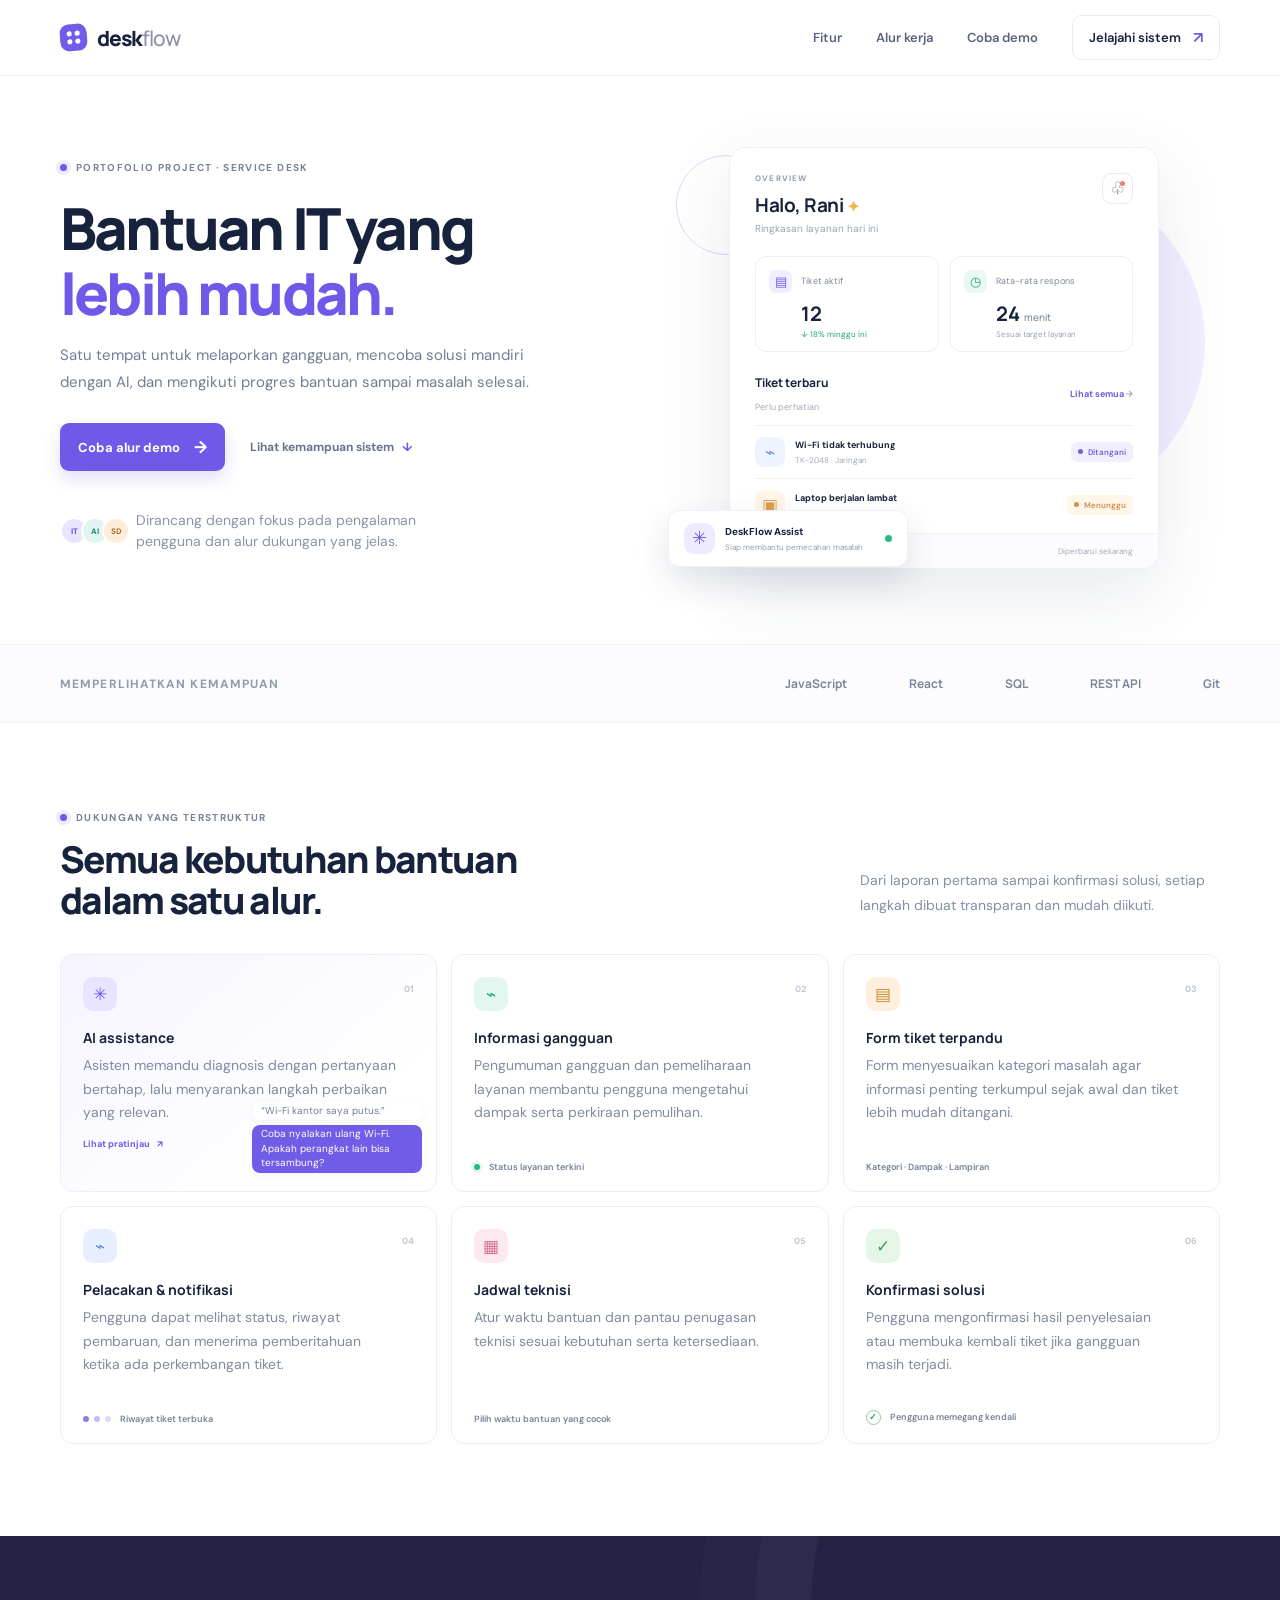
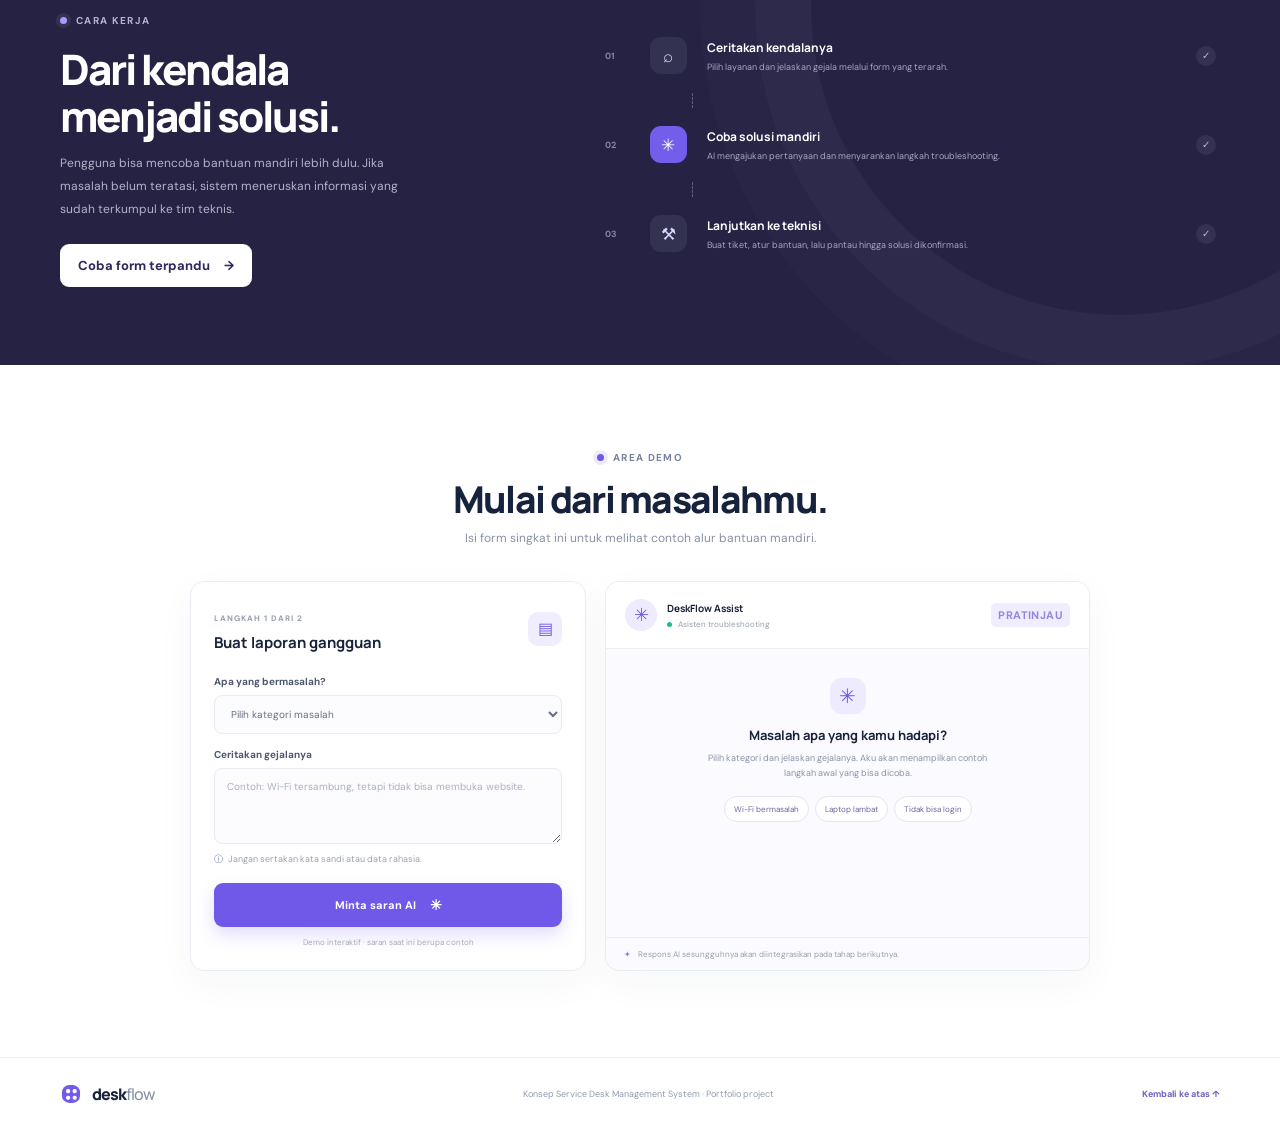
<file: index.html>
<!DOCTYPE html>
<html lang="id">
<head>
  <meta charset="UTF-8" />
  <meta name="viewport" content="width=device-width, initial-scale=1.0" />
  <meta name="theme-color" content="#f6f8fc" />
  <meta name="description" content="DeskFlow — konsep Service Desk Management System untuk pelaporan, pemecahan masalah, dan pelacakan gangguan layanan." />
  <title>DeskFlow — Service Desk Management System</title>
  <link rel="preconnect" href="https://fonts.googleapis.com" />
  <link rel="preconnect" href="https://fonts.gstatic.com" crossorigin />
  <link href="https://fonts.googleapis.com/css2?family=DM+Sans:wght@400;500;600;700&family=Manrope:wght@400;500;600;700;800&display=swap" rel="stylesheet" />
  <link rel="stylesheet" href="styles.css" />
  <script src="app.js" defer></script>
</head>
<body>
  <header class="site-header">
    <a class="brand" href="#home" aria-label="DeskFlow beranda">
      <span class="brand-mark" aria-hidden="true"><span></span><span></span><span></span><span></span></span>
      <span>desk<span class="brand-light">flow</span></span>
    </a>
    <button class="menu-toggle" id="menuToggle" type="button" aria-label="Buka navigasi" aria-expanded="false"><span></span><span></span></button>
    <nav class="main-nav" id="mainNav" aria-label="Navigasi utama">
      <a href="#fitur">Fitur</a>
      <a href="#alur">Alur kerja</a>
      <a href="#demo">Coba demo</a>
      <a class="nav-cta" href="#demo">Jelajahi sistem <span aria-hidden="true">↗</span></a>
    </nav>
  </header>

  <main>
    <section class="hero section-wrap" id="home">
      <div class="hero-copy">
        <div class="eyebrow"><span class="eyebrow-dot"></span> PORTOFOLIO PROJECT · SERVICE DESK</div>
        <h1>Bantuan IT yang<br /><span>lebih mudah.</span></h1>
        <p class="hero-description">Satu tempat untuk melaporkan gangguan, mencoba solusi mandiri dengan AI, dan mengikuti progres bantuan sampai masalah selesai.</p>
        <div class="hero-actions">
          <a class="button button-primary" href="#demo">Coba alur demo <span aria-hidden="true">→</span></a>
          <a class="text-link" href="#fitur">Lihat kemampuan sistem <span aria-hidden="true">↓</span></a>
        </div>
        <div class="hero-proof"><div class="avatar-stack"><span>IT</span><span>AI</span><span>SD</span></div><p>Dirancang dengan fokus pada pengalaman pengguna dan alur dukungan yang jelas.</p></div>
      </div>

      <div class="dashboard-stage" aria-label="Pratinjau dashboard DeskFlow">
        <div class="decor decor-one"></div><div class="decor decor-two"></div>
        <div class="dashboard-card">
          <div class="dash-top"><div><div class="dash-kicker">OVERVIEW</div><h2>Halo, Rani <span>✦</span></h2><p>Ringkasan layanan hari ini</p></div><button class="icon-button" aria-label="Notifikasi" type="button">♧<i></i></button></div>
          <div class="stat-grid">
            <div class="stat-card"><span class="stat-icon violet">▤</span><span class="stat-label">Tiket aktif</span><strong>12</strong><span class="stat-note positive">↓ 18% minggu ini</span></div>
            <div class="stat-card"><span class="stat-icon green">◷</span><span class="stat-label">Rata-rata respons</span><strong>24 <small>menit</small></strong><span class="stat-note">Sesuai target layanan</span></div>
          </div>
          <div class="ticket-preview-head"><div><h3>Tiket terbaru</h3><span>Perlu perhatian</span></div><a href="#demo">Lihat semua <span aria-hidden="true">→</span></a></div>
          <div class="ticket-row"><span class="ticket-symbol wifi-symbol">⌁</span><div class="ticket-info"><strong>Wi-Fi tidak terhubung</strong><span>TK-2048 · Jaringan</span></div><span class="status-pill status-progress"><i></i> Ditangani</span></div>
          <div class="ticket-row"><span class="ticket-symbol laptop-symbol">▣</span><div class="ticket-info"><strong>Laptop berjalan lambat</strong><span>TK-2047 · Perangkat</span></div><span class="status-pill status-wait"><i></i> Menunggu</span></div>
          <div class="dash-footer"><span class="online-dot"></span>Semua layanan beroperasi <span class="footer-time">Diperbarui sekarang</span></div>
        </div>
        <div class="ai-float"><div class="ai-icon">✳</div><div><strong>DeskFlow Assist</strong><span>Siap membantu pemecahan masalah</span></div><span class="ai-pulse"></span></div>
      </div>
    </section>

    <section class="technology-strip" aria-label="Teknologi yang ditampilkan dalam project"><div class="section-wrap tech-inner"><span>MEMPERLIHATKAN KEMAMPUAN</span><div><b>JavaScript</b><b>React</b><b>SQL</b><b>REST API</b><b>Git</b></div></div></section>

    <section class="features-section section-wrap" id="fitur">
      <div class="section-heading"><div><div class="eyebrow"><span class="eyebrow-dot"></span> DUKUNGAN YANG TERSTRUKTUR</div><h2>Semua kebutuhan bantuan<br />dalam satu alur.</h2></div><p>Dari laporan pertama sampai konfirmasi solusi, setiap langkah dibuat transparan dan mudah diikuti.</p></div>
      <div class="feature-grid">
        <article class="feature-card feature-ai"><div class="feature-icon icon-ai">✳</div><span class="feature-number">01</span><h3>AI assistance</h3><p>Asisten memandu diagnosis dengan pertanyaan bertahap, lalu menyarankan langkah perbaikan yang relevan.</p><a href="#demo" class="feature-link">Lihat pratinjau <span>↗</span></a><div class="mini-chat"><span class="mini-user">“Wi-Fi kantor saya putus.”</span><span class="mini-answer">Coba nyalakan ulang Wi-Fi. Apakah perangkat lain bisa tersambung?</span></div></article>
        <article class="feature-card"><div class="feature-icon icon-alert">⌁</div><span class="feature-number">02</span><h3>Informasi gangguan</h3><p>Pengumuman gangguan dan pemeliharaan layanan membantu pengguna mengetahui dampak serta perkiraan pemulihan.</p><div class="feature-foot"><span class="signal-dot"></span> Status layanan terkini</div></article>
        <article class="feature-card"><div class="feature-icon icon-form">▤</div><span class="feature-number">03</span><h3>Form tiket terpandu</h3><p>Form menyesuaikan kategori masalah agar informasi penting terkumpul sejak awal dan tiket lebih mudah ditangani.</p><div class="feature-foot">Kategori · Dampak · Lampiran</div></article>
        <article class="feature-card"><div class="feature-icon icon-track">⌁</div><span class="feature-number">04</span><h3>Pelacakan & notifikasi</h3><p>Pengguna dapat melihat status, riwayat pembaruan, dan menerima pemberitahuan ketika ada perkembangan tiket.</p><div class="feature-foot"><span class="timeline-mini"><i></i><i></i><i></i></span> Riwayat tiket terbuka</div></article>
        <article class="feature-card"><div class="feature-icon icon-calendar">▦</div><span class="feature-number">05</span><h3>Jadwal teknisi</h3><p>Atur waktu bantuan dan pantau penugasan teknisi sesuai kebutuhan serta ketersediaan.</p><div class="feature-foot">Pilih waktu bantuan yang cocok</div></article>
        <article class="feature-card"><div class="feature-icon icon-done">✓</div><span class="feature-number">06</span><h3>Konfirmasi solusi</h3><p>Pengguna mengonfirmasi hasil penyelesaian atau membuka kembali tiket jika gangguan masih terjadi.</p><div class="feature-foot"><span class="check-ring">✓</span> Pengguna memegang kendali</div></article>
      </div>
    </section>

    <section class="workflow-section" id="alur"><div class="section-wrap workflow-inner"><div class="workflow-copy"><div class="eyebrow eyebrow-light"><span class="eyebrow-dot"></span> CARA KERJA</div><h2>Dari kendala<br />menjadi solusi.</h2><p>Pengguna bisa mencoba bantuan mandiri lebih dulu. Jika masalah belum teratasi, sistem meneruskan informasi yang sudah terkumpul ke tim teknis.</p><a href="https://mcghfry.github.io/Service-Desk-Management-System-SDMS-/user.html" class="button button-white">Coba form terpandu <span>→</span></a></div><div class="workflow-steps"><div class="workflow-step"><span class="step-index">01</span><div class="step-icon">⌕</div><div><h3>Ceritakan kendalanya</h3><p>Pilih layanan dan jelaskan gejala melalui form yang terarah.</p></div><span class="step-check">✓</span></div><div class="workflow-connector"></div><div class="workflow-step"><span class="step-index">02</span><div class="step-icon step-ai">✳</div><div><h3>Coba solusi mandiri</h3><p>AI mengajukan pertanyaan dan menyarankan langkah troubleshooting.</p></div><span class="step-check">✓</span></div><div class="workflow-connector"></div><div class="workflow-step"><span class="step-index">03</span><div class="step-icon">⚒</div><div><h3>Lanjutkan ke teknisi</h3><p>Buat tiket, atur bantuan, lalu pantau hingga solusi dikonfirmasi.</p></div><span class="step-check">✓</span></div></div></div></section>

    <section class="demo-section section-wrap" id="demo">
      <div class="demo-heading"><div class="eyebrow"><span class="eyebrow-dot"></span> AREA DEMO</div><h2>Mulai dari masalahmu.</h2><p>Isi form singkat ini untuk melihat contoh alur bantuan mandiri.</p></div>
      <div class="demo-grid">
        <form class="guided-form" id="ticketForm">
          <div class="form-title"><div><span class="form-step-label">LANGKAH 1 DARI 2</span><h3>Buat laporan gangguan</h3></div><span class="form-icon">▤</span></div>
          <label for="issueCategory">Apa yang bermasalah?</label>
          <select id="issueCategory" required><option value="">Pilih kategori masalah</option><option value="network">Jaringan & Wi-Fi</option><option value="device">Laptop atau komputer</option><option value="account">Akun & akses</option><option value="software">Aplikasi atau software</option></select>
          <label for="issueDetail">Ceritakan gejalanya</label>
          <textarea id="issueDetail" rows="3" placeholder="Contoh: Wi-Fi tersambung, tetapi tidak bisa membuka website." required></textarea>
          <div class="form-hint"><span>ⓘ</span> Jangan sertakan kata sandi atau data rahasia.</div>
          <button class="button button-primary form-submit" type="submit">Minta saran AI <span>✳</span></button>
          <p class="demo-disclaimer">Demo interaktif · saran saat ini berupa contoh</p>
        </form>
        <div class="assistant-panel" aria-live="polite">
          <div class="assistant-header"><div class="assistant-avatar">✳</div><div><strong>DeskFlow Assist</strong><span><i></i> Asisten troubleshooting</span></div><span class="preview-tag">PRATINJAU</span></div>
          <div class="assistant-content" id="assistantContent"><div class="assistant-welcome"><span class="welcome-sparkle">✳</span><h3>Masalah apa yang kamu hadapi?</h3><p>Pilih kategori dan jelaskan gejalanya. Aku akan menampilkan contoh langkah awal yang bisa dicoba.</p><div class="suggestion-chips"><button type="button" data-category="network">Wi-Fi bermasalah</button><button type="button" data-category="device">Laptop lambat</button><button type="button" data-category="account">Tidak bisa login</button></div></div></div>
          <div class="assistant-bottom"><span>✦</span> Respons AI sesungguhnya akan diintegrasikan pada tahap berikutnya.</div>
        </div>
      </div>
      <div class="ticket-demo" id="ticketDemo" hidden><div class="ticket-demo-copy"><span class="success-mark">✓</span><div><span class="form-step-label">TIKET DEMO BERHASIL DIBUAT</span><h3 id="ticketTitle">Tiket layanan</h3><p>Contoh alur status tiket — belum disimpan ke server.</p></div></div><div class="ticket-status"><span class="status-pill status-progress"><i></i> Menunggu penanganan</span><button type="button" class="reopen-button" id="reopenTicket">Buka ulang tiket</button></div><div class="ticket-timeline"><span class="timeline-node active"></span><span class="timeline-line"></span><span class="timeline-node"></span><span class="timeline-line"></span><span class="timeline-node"></span><div><b>Laporan diterima</b><small>Baru saja</small></div><div><b>Ditangani teknisi</b><small>Menunggu penugasan</small></div><div><b>Konfirmasi solusi</b><small>Setelah penanganan</small></div></div></div>
    </section>
  </main>

  <footer class="site-footer"><div class="section-wrap footer-inner"><a class="brand" href="#home"><span class="brand-mark" aria-hidden="true"><span></span><span></span><span></span><span></span></span><span>desk<span class="brand-light">flow</span></span></a><p>Konsep Service Desk Management System · Portfolio project</p><a href="#home">Kembali ke atas ↑</a></div></footer>
</body>
</html>
</file>
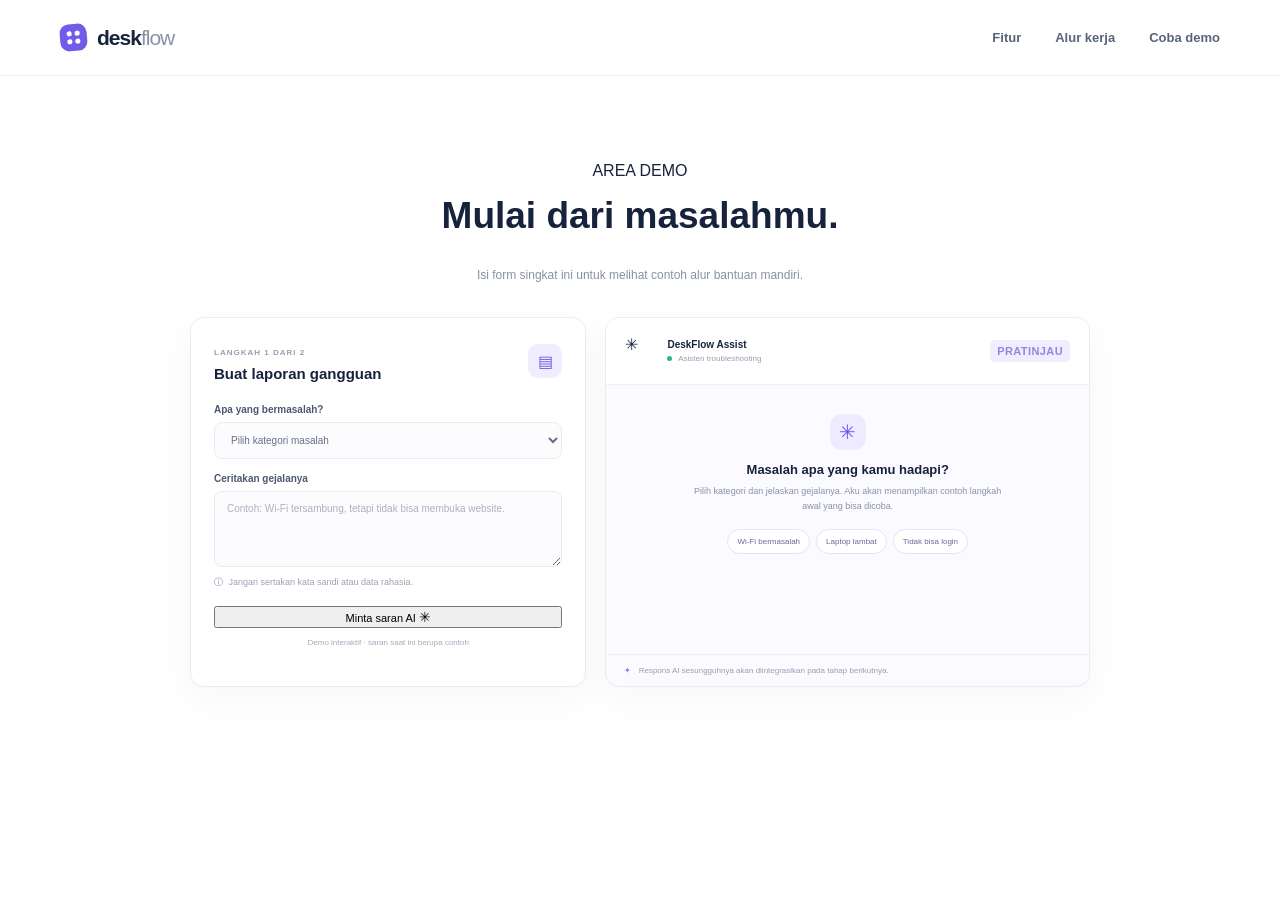
<file: user.html>
<!DOCTYPE html>
<html lang="id">
<head>
    <link rel="stylesheet" href="userstyles.css" />
</head>

<header class="site-header">
    <a class="brand" href="#home" aria-label="DeskFlow beranda">
      <span class="brand-mark" aria-hidden="true"><span></span><span></span><span></span><span></span></span>
      <span>desk<span class="brand-light">flow</span></span>
    </a>
    <button class="menu-toggle" id="menuToggle" type="button" aria-label="Buka navigasi" aria-expanded="false"><span></span><span></span></button>
    <nav class="main-nav" id="mainNav" aria-label="Navigasi utama">
      <a href="#fitur">Fitur</a>
      <a href="#alur">Alur kerja</a>
      <a href="#demo">Coba demo</a>
    </nav>
  </header>



<section class="demo-section section-wrap" id="demo">
      <div class="demo-heading"><div class="eyebrow"><span class="eyebrow-dot"></span> AREA DEMO</div><h2>Mulai dari masalahmu.</h2><p>Isi form singkat ini untuk melihat contoh alur bantuan mandiri.</p></div>
      <div class="demo-grid">
        <form class="guided-form" id="ticketForm">
          <div class="form-title"><div><span class="form-step-label">LANGKAH 1 DARI 2</span><h3>Buat laporan gangguan</h3></div><span class="form-icon">▤</span></div>
          <label for="issueCategory">Apa yang bermasalah?</label>
          <select id="issueCategory" required><option value="">Pilih kategori masalah</option><option value="network">Jaringan & Wi-Fi</option><option value="device">Laptop atau komputer</option><option value="account">Akun & akses</option><option value="software">Aplikasi atau software</option></select>
          <label for="issueDetail">Ceritakan gejalanya</label>
          <textarea id="issueDetail" rows="3" placeholder="Contoh: Wi-Fi tersambung, tetapi tidak bisa membuka website." required></textarea>
          <div class="form-hint"><span>ⓘ</span> Jangan sertakan kata sandi atau data rahasia.</div>
          <button class="button button-primary form-submit" type="submit">Minta saran AI <span>✳</span></button>
          <p class="demo-disclaimer">Demo interaktif · saran saat ini berupa contoh</p>
        </form>
        <div class="assistant-panel" aria-live="polite">
          <div class="assistant-header"><div class="assistant-avatar">✳</div><div><strong>DeskFlow Assist</strong><span><i></i> Asisten troubleshooting</span></div><span class="preview-tag">PRATINJAU</span></div>
          <div class="assistant-content" id="assistantContent"><div class="assistant-welcome"><span class="welcome-sparkle">✳</span><h3>Masalah apa yang kamu hadapi?</h3><p>Pilih kategori dan jelaskan gejalanya. Aku akan menampilkan contoh langkah awal yang bisa dicoba.</p><div class="suggestion-chips"><button type="button" data-category="network">Wi-Fi bermasalah</button><button type="button" data-category="device">Laptop lambat</button><button type="button" data-category="account">Tidak bisa login</button></div></div></div>
          <div class="assistant-bottom"><span>✦</span> Respons AI sesungguhnya akan diintegrasikan pada tahap berikutnya.</div>
        </div>
      </div>
      <div class="ticket-demo" id="ticketDemo" hidden><div class="ticket-demo-copy"><span class="success-mark">✓</span><div><span class="form-step-label">TIKET DEMO BERHASIL DIBUAT</span><h3 id="ticketTitle">Tiket layanan</h3><p>Contoh alur status tiket — belum disimpan ke server.</p></div></div><div class="ticket-status"><span class="status-pill status-progress"><i></i> Menunggu penanganan</span><button type="button" class="reopen-button" id="reopenTicket">Buka ulang tiket</button></div><div class="ticket-timeline"><span class="timeline-node active"></span><span class="timeline-line"></span><span class="timeline-node"></span><span class="timeline-line"></span><span class="timeline-node"></span><div><b>Laporan diterima</b><small>Baru saja</small></div><div><b>Ditangani teknisi</b><small>Menunggu penugasan</small></div><div><b>Konfirmasi solusi</b><small>Setelah penanganan</small></div></div></div>
    </section>
</file>
<file: styles.css>
/* =================================================_
   Theme Variables & Base Setup
   ================================================= */
:root {
  --ink: #17233c;
  --muted: #6e7890;
  --purple: #7058e8;
  --purple-dark: #5b43d3;
  --mint: #27b993;
  --line: #e8ebf3;
  --paper: #f6f8fc;
  --white: #fff;
  --font: 'DM Sans', sans-serif;
  --display: 'Manrope', sans-serif;
}

*, *::before, *::after {
  box-sizing: border-box;
}

html {
  scroll-behavior: smooth;
  scroll-padding-top: 82px;
}

body {
  margin: 0;
  background: #fff;
  color: var(--ink);
  font-family: var(--font);
  -webkit-font-smoothing: antialiased;
}

a {
  color: inherit;
  text-decoration: none;
}

button, input, select, textarea {
  font: inherit;
}

.section-wrap {
  width: min(1160px, calc(100% - 48px));
  margin-inline: auto;
}

/* =================================================_
   Site Header & Navigation
   ================================================= */
.site-header {
  height: 76px;
  display: flex;
  align-items: center;
  justify-content: space-between;
  padding: 0 max(24px, calc((100% - 1160px)/2));
  background: rgba(255, 255, 255, 0.92);
  position: sticky;
  top: 0;
  z-index: 20;
  border-bottom: 1px solid rgba(232, 235, 243, 0.8);
  backdrop-filter: blur(14px);
}

.brand {
  display: inline-flex;
  align-items: center;
  gap: 10px;
  font: 800 21px var(--display);
  letter-spacing: -1px;
}

.brand-light {
  color: #8891a5;
  font-weight: 500;
}

.brand-mark {
  width: 27px;
  height: 27px;
  background: #725be9;
  border-radius: 9px;
  display: grid;
  grid-template-columns: repeat(2, 5px);
  grid-template-rows: repeat(2, 5px);
  gap: 3px;
  align-content: center;
  justify-content: center;
  transform: rotate(-5deg);
}

.brand-mark span {
  background: #fff;
  border-radius: 2px;
}

.main-nav {
  display: flex;
  align-items: center;
  gap: 34px;
  font-size: 13px;
  color: #59647b;
  font-weight: 600;
}

.main-nav > a:not(.nav-cta):hover,
.text-link:hover {
  color: var(--purple);
}

.nav-cta {
  display: flex;
  gap: 12px;
  align-items: center;
  padding: 11px 16px;
  border: 1px solid var(--line);
  border-radius: 9px;
  color: var(--ink);
}

.nav-cta span {
  font-size: 16px;
  color: var(--purple);
}

.menu-toggle {
  display: none;
}

/* =================================================_
   Hero Section & Dashboard Stage
   ================================================= */
.hero {
  min-height: 568px;
  display: grid;
  grid-template-columns: 1fr 1fr;
  align-items: center;
  gap: 56px;
  padding-top: 68px;
  padding-bottom: 75px;
}

.eyebrow {
  font-size: 10px;
  letter-spacing: 1.35px;
  font-weight: 700;
  color: #78829b;
  display: flex;
  align-items: center;
  gap: 9px;
}

.eyebrow-dot {
  width: 7px;
  height: 7px;
  border-radius: 50%;
  background: var(--purple);
  box-shadow: 0 0 0 4px #eeeaff;
}

.hero h1,
.section-heading h2,
.workflow-copy h2,
.demo-heading h2 {
  font: 800 clamp(38px, 5vw, 58px) / 1.12 var(--display);
  letter-spacing: -2.8px;
  margin: 22px 0 17px;
}

.hero h1 span {
  color: var(--purple);
}

.hero-description {
  max-width: 470px;
  color: #727d93;
  font-size: 15px;
  line-height: 1.8;
  margin: 0;
}

.hero-actions {
  display: flex;
  align-items: center;
  gap: 25px;
  margin-top: 27px;
}

.button {
  display: inline-flex;
  align-items: center;
  justify-content: center;
  gap: 14px;
  padding: 13px 18px;
  border-radius: 9px;
  font-size: 13px;
  font-weight: 700;
  transition: transform 0.2s, background 0.2s;
  cursor: pointer;
  border: 0;
}

.button:hover {
  transform: translateY(-2px);
}

.button-primary {
  background: var(--purple);
  color: #fff;
  box-shadow: 0 8px 18px #7058e832;
}

.button-primary:hover {
  background: var(--purple-dark);
}

.button-primary span {
  font-size: 17px;
}

.text-link {
  font-size: 12px;
  font-weight: 700;
  color: #69748c;
}

.text-link span {
  color: var(--purple);
  margin-left: 5px;
}

.hero-proof {
  display: flex;
  align-items: center;
  gap: 13px;
  margin-top: 39px;
  max-width: 390px;
}

.avatar-stack {
  display: flex;
  flex-shrink: 0;
}

.avatar-stack span {
  height: 28px;
  width: 28px;
  border-radius: 50%;
  display: grid;
  place-items: center;
  background: #e9e4ff;
  color: #6450cc;
  border: 2px solid #fff;
  font-size: 8px;
  font-weight: 700;
  margin-right: -7px;
}

.avatar-stack span:nth-child(2) {
  background: #e0f5ef;
  color: #238d70;
}

.avatar-stack span:nth-child(3) {
  background: #ffedda;
  color: #a76d25;
}

.hero-proof p {
    font-size: 14px;
    color: #8a93a7;
    line-height: 1.5;
    margin: 0;
}

/* =================================================_
   Dashboard Stage & Cards
   ================================================= */
.dashboard-stage {
  height: 420px;
  position: relative;
  display: grid;
  place-items: center;
}

.decor {
  position: absolute;
  border-radius: 50%;
  filter: blur(0.2px);
}

.decor-one {
  width: 330px;
  height: 330px;
  background: #f1efff;
  right: 15px;
  top: 30px;
}

.decor-two {
  width: 100px;
  height: 100px;
  border: 1px solid #ddd7ff;
  left: 8px;
  top: 8px;
}

.dashboard-card {
  position: relative;
  z-index: 1;
  background: #fff;
  width: min(100%, 430px);
  border-radius: 17px;
  padding: 25px 25px 0;
  box-shadow: 0 24px 70px #29345e1b;
  border: 1px solid #f0f1f7;
}

.dash-top {
  display: flex;
  justify-content: space-between;
  align-items: flex-start;
}

.dash-kicker {
  font-size: 8px;
  letter-spacing: 1.2px;
  color: #929bb0;
  font-weight: 700;
}

.dash-top h2 {
  font: 700 19px var(--display);
  letter-spacing: -0.5px;
  margin: 9px 0 4px;
}

.dash-top h2 span {
  font-size: 15px;
  color: #efb74b;
}

.dash-top p {
  margin: 0;
  color: #9ba3b4;
  font-size: 10px;
}

.icon-button {
  height: 31px;
  width: 31px;
  border: 1px solid var(--line);
  border-radius: 9px;
  background: #fff;
  color: #727b90;
  font-size: 17px;
  position: relative;
}

.icon-button i {
  position: absolute;
  right: 7px;
  top: 7px;
  width: 5px;
  height: 5px;
  border-radius: 50%;
  background: #ef7f73;
}

.stat-grid {
  display: grid;
  grid-template-columns: 1fr 1fr;
  gap: 11px;
  margin-top: 21px;
}

.stat-card {
  padding: 13px 13px 12px;
  border: 1px solid #eff0f5;
  border-radius: 11px;
  display: grid;
  grid-template-columns: 25px 1fr;
  align-items: center;
  column-gap: 7px;
}

.stat-icon {
  width: 23px;
  height: 23px;
  display: grid;
  place-items: center;
  border-radius: 7px;
  font-size: 13px;
}

.violet {
  background: #f0edff;
  color: #7058e8;
}

.green {
  background: #e9f8f2;
  color: #20a47e;
}

.stat-label {
  font-size: 9px;
  color: #7e879a;
}

.stat-card strong {
  grid-column: 2;
  font: 700 20px var(--display);
  margin-top: 7px;
}

.stat-card strong small {
  font-size: 10px;
  color: #7e879a;
  font-weight: 500;
}

.stat-note {
  grid-column: 2;
  font-size: 8px;
  color: #9aa2b3;
  margin-top: 2px;
}

.stat-note.positive {
  color: #1ca27b;
}

.ticket-preview-head {
  display: flex;
  justify-content: space-between;
  align-items: center;
  margin: 22px 0 10px;
}

.ticket-preview-head h3 {
  font: 700 12px var(--display);
  margin: 0 0 3px;
}

.ticket-preview-head span {
  font-size: 9px;
  color: #a2a9b7;
}

.ticket-preview-head > a {
  font-size: 9px;
  color: var(--purple);
  font-weight: 700;
}

.ticket-row {
  display: flex;
  align-items: center;
  gap: 10px;
  padding: 11px 0;
  border-top: 1px solid #f0f1f5;
}

.ticket-symbol {
  width: 30px;
  height: 30px;
  border-radius: 9px;
  display: grid;
  place-items: center;
  font-size: 17px;
}

.wifi-symbol {
  background: #edf4ff;
  color: #638be9;
}

.laptop-symbol {
  background: #fff5e9;
  color: #df9c4e;
}

.ticket-info {
  display: flex;
  flex-direction: column;
  gap: 4px;
  flex: 1;
}

.ticket-info strong {
  font-size: 9px;
}

.ticket-info span {
  font-size: 8px;
  color: #a0a7b5;
}

.status-pill {
  display: inline-flex;
  align-items: center;
  gap: 5px;
  padding: 5px 7px;
  border-radius: 6px;
  font-size: 8px;
  font-weight: 600;
  white-space: nowrap;
}

.status-pill i {
  width: 5px;
  height: 5px;
  border-radius: 50%;
  background: currentColor;
}

.status-progress {
  color: #7760db;
  background: #f1eeff;
}

.status-wait {
  color: #ca914a;
  background: #fff5e8;
}

.dash-footer {
  border-top: 1px solid #f0f1f5;
  margin: 2px -25px 0;
  padding: 12px 25px;
  font-size: 8px;
  color: #707c90;
  display: flex;
  align-items: center;
  gap: 6px;
  border-radius: 0 0 17px 17px;
  background: #fcfcfe;
}

.online-dot,
.signal-dot {
  width: 6px;
  height: 6px;
  background: #29b68d;
  border-radius: 50%;
  box-shadow: 0 0 0 3px #e5f7f0;
}

.footer-time {
  margin-left: auto;
  color: #a2a9b7;
}

.ai-float {
  position: absolute;
  z-index: 2;
  bottom: 0;
  left: 0;
  display: flex;
  align-items: center;
  gap: 10px;
  padding: 12px 15px;
  background: #fff;
  border-radius: 12px;
  box-shadow: 0 14px 35px #29345e22;
  border: 1px solid #f1f1f6;
}

.ai-icon,
.assistant-avatar {
  width: 31px;
  height: 31px;
  background: #eeeaff;
  color: var(--purple);
  border-radius: 10px;
  display: grid;
  place-items: center;
  font-size: 18px;
}

.ai-float > div:nth-child(2) {
  display: flex;
  flex-direction: column;
  gap: 4px;
}

.ai-float strong {
  font-size: 10px;
}

.ai-float span {
  font-size: 8px;
  color: #929bad;
}

.ai-pulse {
  height: 7px;
  width: 7px;
  border-radius: 50%;
  background: #29b68d;
  margin-left: 12px;
}

/* =================================================_
   Technology Strip & Features Section
   ================================================= */
.technology-strip {
  border-block: 1px solid #eff1f6;
  background: #fcfcfe;
}

.tech-inner {
  min-height: 77px;
  display: flex;
  align-items: center;
  justify-content: space-between;
  gap: 25px;
}

.tech-inner > span {
    font-size: 12px;
    color: #929bad;
    font-weight: 700;
    letter-spacing: 1.1px;
}

.tech-inner > div {
  display: flex;
  gap: clamp(20px, 5vw, 62px);
  align-items: center;
}

.tech-inner b {
  font: 700 12px var(--display);
  color: #7c869a;
}

.features-section {
  padding-top: 88px;
  padding-bottom: 92px;
}

.section-heading {
  display: flex;
  align-items: end;
  justify-content: space-between;
  margin-bottom: 32px;
  gap: 30px;
}

.section-heading h2,
.demo-heading h2 {
  font-size: 37px;
  letter-spacing: -1.7px;
  margin: 15px 0 0;
}

.section-heading > p {
  max-width: 360px;
  color: #8490a4;
  font-size: 14px;
  line-height: 1.8;
  margin: 0 0 4px;
}

.feature-grid {
  display: grid;
  grid-template-columns: repeat(3, 1fr);
  gap: 14px;
}

.feature-card {
  min-height: 238px;
  padding: 22px 22px 18px;
  border: 1px solid #eceef5;
  border-radius: 13px;
  position: relative;
  overflow: hidden;
  background: #fff;
  transition: transform 0.2s, box-shadow 0.2s;
}

.feature-card:hover {
  transform: translateY(-3px);
  box-shadow: 0 14px 35px #2534580d;
}

.feature-ai {
  background: linear-gradient(140deg, #f6f4ff 0%, #fff 75%);
}

.feature-icon {
  width: 34px;
  height: 34px;
  border-radius: 10px;
  display: grid;
  place-items: center;
  font-size: 17px;
}

.icon-ai {
  background: #e9e4ff;
  color: #7058e8;
}

.icon-alert {
  background: #e3f7f0;
  color: #1aa681;
}

.icon-form {
  background: #fff0dd;
  color: #ce8b36;
}

.icon-track {
  background: #e7efff;
  color: #6387d8;
}

.icon-calendar {
  background: #fce9ef;
  color: #d8708b;
}

.icon-done {
  background: #e5f6e9;
  color: #36a160;
}

.feature-number {
  position: absolute;
  top: 28px;
  right: 22px;
  color: #c0c6d2;
  font-size: 9px;
  font-weight: 700;
}

.feature-card h3 {
  font: 700 14px var(--display);
  margin: 17px 0 7px;
}

.feature-card > p {
  font-size: 14px;
  line-height: 1.7;
  color: #818ca0;
  margin: 0;
  max-width: 315px;
}

.feature-link {
  display: inline-block;
  margin-top: 13px;
  color: var(--purple);
  font-size: 9px;
  font-weight: 700;
}

.feature-link span {
  margin-left: 5px;
}

.feature-foot {
  position: absolute;
  left: 22px;
  bottom: 18px;
  display: flex;
  align-items: center;
  gap: 9px;
  color: #758098;
  font-size: 9px;
  font-weight: 600;
}

.feature-foot .signal-dot {
  width: 6px;
  height: 6px;
}

.mini-chat {
  position: absolute;
  right: 14px;
  bottom: 18px;
  display: flex;
  flex-direction: column;
  gap: 5px;
  max-width: 170px;
}

.mini-chat span {
    padding: 2px 9px;
    border-radius: 8px;
    font-size: 10px;
    line-height: 1.45;
    box-shadow: 0 3px 10px #2831530c;
}

.mini-user {
  background: #fff;
  color: #758097;
}

.mini-answer {
  background: #715ce8;
  color: #fff;
}

.timeline-mini {
  display: flex;
  align-items: center;
  gap: 5px;
}

.timeline-mini i {
  width: 6px;
  height: 6px;
  border-radius: 50%;
  background: #8d7be8;
}

.timeline-mini i:nth-child(2) {
  background: #c4b9fa;
}

.timeline-mini i:nth-child(3) {
  background: #dedafa;
}

.check-ring {
  width: 15px;
  height: 15px;
  display: grid;
  place-items: center;
  border: 1px solid #8bcba0;
  border-radius: 50%;
  color: #36a160;
  font-size: 9px;
}

/* =================================================_
   Workflow Section
   ================================================= */
.workflow-section {
  background: #252244;
  color: #fff;
  overflow: hidden;
  position: relative;
}

.workflow-section::before {
  content: "";
  position: absolute;
  right: -150px;
  top: -240px;
  width: 620px;
  height: 620px;
  border-radius: 50%;
  border: 1px solid #ffffff0c;
  box-shadow: 0 0 0 55px #ffffff06, 0 0 0 110px #ffffff04;
}

.workflow-inner {
  position: relative;
  display: grid;
  grid-template-columns: .85fr 1.15fr;
  gap: 90px;
  padding-top: 78px;
  padding-bottom: 78px;
}

.eyebrow-light {
  color: #b8b2d0;
}

.eyebrow-light .eyebrow-dot {
  background: #aa97ff;
  box-shadow: 0 0 0 4px #ffffff12;
}

.workflow-copy h2 {
  font-size: 42px;
  letter-spacing: -2px;
  margin: 19px 0 12px;
}

.workflow-copy > p {
  max-width: 340px;
  color: #b5b2c7;
  font-size: 12px;
  line-height: 1.9;
  margin: 0;
}

.button-white {
  margin-top: 24px;
  background: #fff;
  color: #33265f;
}

.workflow-steps {
  padding-top: 5px;
}

.workflow-step {
  display: grid;
  grid-template-columns: 30px 42px 1fr 24px;
  align-items: center;
  gap: 15px;
  min-height: 74px;
}

.step-index {
  color: #8983a7;
  font-size: 9px;
  font-weight: 700;
}

.step-icon {
  width: 37px;
  height: 37px;
  border-radius: 11px;
  display: grid;
  place-items: center;
  background: #ffffff12;
  color: #ded6ff;
  font-size: 17px;
}

.step-ai {
  background: #725eea;
  color: #fff;
}

.workflow-step h3 {
  font: 700 12px var(--display);
  margin: 0 0 5px;
}

.workflow-step p {
  font-size: 9px;
  color: #a9a5bd;
  margin: 0;
}

.step-check {
  height: 20px;
  width: 20px;
  border-radius: 50%;
  display: grid;
  place-items: center;
  background: #ffffff12;
  color: #bfb1ff;
  font-size: 10px;
}

.workflow-connector {
  height: 15px;
  border-left: 1px dashed #625d7c;
  margin-left: 87px;
}

/* =================================================_
   Demo Section & Assistant Panel
   ================================================= */
.demo-section {
  padding-top: 86px;
  padding-bottom: 86px;
}

.demo-heading {
  text-align: center;
}

.demo-heading .eyebrow {
  justify-content: center;
}

.demo-heading h2 {
  font-size: 37px;
  margin-top: 15px;
}

.demo-heading > p {
  color: #8791a5;
  font-size: 12px;
  margin: 9px 0 0;
}

.demo-grid {
  display: grid;
  grid-template-columns: .9fr 1.1fr;
  gap: 19px;
  max-width: 900px;
  margin: 35px auto 0;
}

.guided-form,
.assistant-panel {
  border: 1px solid #e9ecf3;
  border-radius: 14px;
  background: #fff;
  box-shadow: 0 12px 38px #2633510a;
}

.guided-form {
  padding: 23px;
}

.form-title {
  display: flex;
  justify-content: space-between;
  align-items: center;
  margin-bottom: 22px;
}

.form-step-label {
  font-size: 8px;
  letter-spacing: 1px;
  color: #969fb0;
  font-weight: 700;
}

.form-title h3 {
  font: 700 15px var(--display);
  margin: 6px 0 0;
}

.form-icon {
  height: 34px;
  width: 34px;
  border-radius: 10px;
  background: #f0edff;
  color: var(--purple);
  display: grid;
  place-items: center;
}

.guided-form label {
  display: block;
  font-size: 10px;
  font-weight: 700;
  color: #4d5870;
  margin: 14px 0 7px;
}

.guided-form select,
.guided-form textarea {
  display: block;
  width: 100%;
  border: 1px solid #e8ebf2;
  background: #fcfcfe;
  border-radius: 8px;
  padding: 11px 12px;
  font-size: 10px;
  color: #657087;
  outline: none;
}

.guided-form select:focus,
.guided-form textarea:focus {
  border-color: #a99af4;
  box-shadow: 0 0 0 3px #7058e817;
}

.guided-form textarea {
  resize: vertical;
  min-height: 76px;
}

.guided-form textarea::placeholder {
  color: #aab1bf;
}

.form-hint {
  font-size: 9px;
  color: #9aa3b3;
  margin-top: 9px;
}

.form-hint span {
  color: #7888b4;
  margin-right: 3px;
}

.form-submit {
  width: 100%;
  margin-top: 17px;
  font-size: 11px;
}

.form-submit span {
  font-size: 14px;
}

.demo-disclaimer {
  text-align: center;
  font-size: 8px;
  color: #a3abba;
  margin: 10px 0 0;
}

.assistant-panel {
  background: #fafaff;
  display: flex;
  flex-direction: column;
  min-height: 370px;
  overflow: hidden;
}

.assistant-header {
  display: flex;
  align-items: center;
  gap: 10px;
  padding: 17px 19px;
  background: #fff;
  border-bottom: 1px solid #eeeff5;
}

.assistant-avatar {
  border-radius: 50%;
  width: 32px;
  height: 32px;
}

.assistant-header > div:nth-child(2) {
  display: flex;
  flex-direction: column;
  gap: 4px;
}

.assistant-header strong {
  font: 700 10px var(--display);
}

.assistant-header > div:nth-child(2) span {
  font-size: 8px;
  color: #969fb0;
}

.assistant-header > div:nth-child(2) span i {
  display: inline-block;
  width: 5px;
  height: 5px;
  background: #2ab68e;
  border-radius: 50%;
  margin-right: 4px;
}

.preview-tag {
    margin-left: auto;
    color: #9486df;
    background: #f0edff;
    border-radius: 5px;
    padding: 5px 7px;
    font-size: 11px;
    font-weight: 700;
    letter-spacing: .4px;
}

.assistant-content {
  padding: 23px;
  flex: 1;
}

.assistant-welcome {
  text-align: center;
  max-width: 370px;
  margin: 6px auto;
}

.welcome-sparkle {
  height: 36px;
  width: 36px;
  border-radius: 12px;
  display: grid;
  place-items: center;
  background: #eeeaff;
  color: #7058e8;
  font-size: 20px;
  margin: 0 auto 12px;
}

.assistant-welcome h3 {
  font: 700 13px var(--display);
  margin: 0 0 7px;
}

.assistant-welcome p {
  font-size: 9px;
  line-height: 1.7;
  color: #8993a6;
  margin: 0 auto;
  max-width: 310px;
}

.suggestion-chips {
  display: flex;
  justify-content: center;
  flex-wrap: wrap;
  gap: 6px;
  margin-top: 15px;
}

.suggestion-chips button {
  border: 1px solid #e7e4f5;
  border-radius: 20px;
  background: #fff;
  padding: 7px 9px;
  font-size: 8px;
  color: #71649f;
  cursor: pointer;
}

.suggestion-chips button:hover {
  border-color: #a89af0;
  background: #f6f4ff;
}

.assistant-bottom {
  border-top: 1px solid #eceef4;
  padding: 11px 18px;
  color: #969fb0;
  font-size: 8px;
}

.assistant-bottom span {
  color: #907de7;
  margin-right: 5px;
}

.assistant-response {
  animation: fade-in 0.25s ease;
}

.response-question {
  display: block;
  margin-left: auto;
  max-width: 85%;
  background: #eeeaff;
  color: #524390;
  border-radius: 10px 10px 2px 10px;
  padding: 9px 11px;
  font-size: 9px;
  line-height: 1.55;
}

.response-answer {
  margin-top: 13px;
  display: flex;
  align-items: flex-start;
  gap: 8px;
}

.response-answer .assistant-avatar {
  width: 24px;
  height: 24px;
  flex: 0 0 24px;
  font-size: 13px;
  border-radius: 8px;
}

.response-bubble {
    background: #fff;
    border: 1px solid #eff0f5;
    border-radius: 2px 10px 10px 10px;
    padding: 11px 12px;
    font-size: 12px;
    line-height: 1.7;
    color: #59647b;
}

.response-bubble strong {
  display: block;
  color: #303b55;
  font-size: 9px;
  margin-bottom: 5px;
}

.response-bubble ol {
  padding-left: 17px;
  margin: 5px 0;
}

.response-bubble li {
  padding-left: 2px;
  margin: 3px 0;
}

.response-followup {
  color: #514282;
  font-weight: 700;
  margin: 8px 0 0;
}

.response-actions {
  display: flex;
  gap: 7px;
  margin: 11px 0 0 32px;
}

.response-actions button,
.reopen-button {
  border: 1px solid #ded9f6;
  background: #fff;
  color: #6653c4;
  border-radius: 6px;
  padding: 7px 9px;
  font-size: 8px;
  font-weight: 700;
  cursor: pointer;
}

.response-actions button:hover,
.reopen-button:hover {
  background: #f4f1ff;
}

/* =================================================_
   Ticket Demo Component
   ================================================= */
.ticket-demo {
  max-width: 900px;
  margin: 18px auto 0;
  background: #fff;
  border: 1px solid #e9ecf3;
  border-radius: 13px;
  padding: 19px 22px;
  box-shadow: 0 12px 38px #2633510a;
  animation: fade-in 0.25s ease;
  display: grid;
  grid-template-columns: 1fr auto;
  row-gap: 20px;
}

.ticket-demo[hidden] {
  display: none;
}

.ticket-demo-copy,
.ticket-status {
  display: flex;
  align-items: center;
  gap: 12px;
}

.success-mark {
  height: 32px;
  width: 32px;
  border-radius: 50%;
  display: grid;
  place-items: center;
  background: #e7f7ef;
  color: #249e72;
}

.ticket-demo h3 {
  font: 700 14px var(--display);
  margin: 4px 0;
}

.ticket-demo-copy p {
  color: #919bad;
  font-size: 9px;
  margin: 0;
}

.ticket-status {
  justify-content: flex-end;
}

.ticket-status .status-pill {
  font-size: 9px;
}

.ticket-status .reopen-button {
  margin-left: 6px;
}

.ticket-timeline {
  grid-column: 1 / -1;
  display: grid;
  grid-template-columns: 14px 1fr 14px 1fr 14px 1fr;
  align-items: center;
  column-gap: 8px;
}

.timeline-node {
  width: 12px;
  height: 12px;
  border: 2px solid #d9dce7;
  border-radius: 50%;
  grid-row: 1;
}

.timeline-node.active {
  border-color: #7058e8;
  background: #7058e8;
  box-shadow: 0 0 0 4px #eeeaff;
}

.timeline-line {
  height: 2px;
  background: #e4e6ed;
  grid-row: 1;
}

.ticket-timeline div {
  grid-row: 2;
  display: flex;
  flex-direction: column;
  gap: 4px;
  margin-top: 8px;
}

.ticket-timeline div b {
  font-size: 8px;
  color: #57627a;
}

.ticket-timeline div small {
  font-size: 8px;
  color: #9ba3b2;
}

.ticket-timeline div:nth-of-type(1) {
  grid-column: 1 / 3;
}

.ticket-timeline div:nth-of-type(2) {
  grid-column: 3 / 5;
}

.ticket-timeline div:nth-of-type(3) {
  grid-column: 5 / 7;
}

/* =================================================_
   Site Footer & Animations
   ================================================= */
.site-footer {
  border-top: 1px solid #eef0f5;
}

.footer-inner {
  min-height: 73px;
  display: flex;
  align-items: center;
  justify-content: space-between;
  gap: 20px;
}

.footer-inner .brand {
  font-size: 16px;
}

.footer-inner .brand-mark {
  width: 22px;
  height: 22px;
  transform: scale(0.82);
}

.footer-inner p,
.footer-inner > a:last-child {
  color: #929bad;
  font-size: 9px;
}

.footer-inner > a:last-child {
  color: #7060c3;
  font-weight: 700;
}

@keyframes fade-in {
  from {
    opacity: 0;
    transform: translateY(5px);
  }
  to {
    opacity: 1;
    transform: translateY(0);
  }
}

/* =================================================_
   Responsive Media Queries
   ================================================= */
@media (max-width: 900px) {
  .hero {
    gap: 24px;
    min-height: 510px;
  }
  .hero h1 {
    font-size: 48px;
  }
  .dashboard-stage {
    transform: scale(0.93);
    transform-origin: center right;
  }
  .workflow-inner {
    gap: 45px;
  }
  .feature-card {
    padding: 18px;
    min-height: 250px;
  }
  .feature-foot {
    left: 18px;
  }
  .mini-chat {
    right: 10px;
  }
  .tech-inner > div {
    gap: 22px;
  }
}

@media (max-width: 680px) {
  .section-wrap {
    width: min(100% - 36px, 520px);
  }
  .site-header {
    height: 65px;
    padding: 0 18px;
  }
  .menu-toggle {
    display: flex;
    width: 36px;
    height: 36px;
    flex-direction: column;
    align-items: center;
    justify-content: center;
    gap: 5px;
    border: 1px solid var(--line);
    border-radius: 8px;
    background: #fff;
  }
  .menu-toggle span {
    height: 2px;
    width: 15px;
    background: #59647b;
    border-radius: 3px;
  }
  .main-nav {
    display: none;
    position: absolute;
    top: 64px;
    left: 0;
    right: 0;
    padding: 16px 18px 20px;
    background: #fff;
    border-bottom: 1px solid var(--line);
    flex-direction: column;
    align-items: stretch;
    gap: 16px;
  }
  .main-nav.open {
    display: flex;
  }
  .nav-cta {
    justify-content: center;
  }
  .hero {
    display: flex;
    flex-direction: column;
    align-items: stretch;
    padding-top: 52px;
    padding-bottom: 40px;
    gap: 25px;
  }
  .hero h1 {
    font-size: 43px;
    letter-spacing: -2px;
    margin-top: 19px;
  }
  .hero-description {
    font-size: 13px;
  }
  .hero-actions {
    gap: 16px;
    flex-wrap: wrap;
  }
  .text-link {
    font-size: 11px;
  }
  .hero-proof {
    margin-top: 25px;
  }
  .dashboard-stage {
    width: 100%;
    height: 370px;
    transform: none;
  }
  .dashboard-card {
    width: min(100%, 420px);
    padding: 20px 19px 0;
  }
  .dash-footer {
    margin-inline: -19px;
    padding-inline: 19px;
  }
  .decor-one {
    width: 260px;
    height: 260px;
    right: 10px;
    top: 45px;
  }
  .decor-two {
    left: 0;
  }
  .ai-float {
    left: 0;
    bottom: -1px;
    padding: 10px 12px;
  }
  .tech-inner {
    min-height: auto;
    padding-top: 19px;
    padding-bottom: 19px;
    align-items: flex-start;
    flex-direction: column;
    gap: 15px;
  }
  .tech-inner > div {
    width: 100%;
    justify-content: space-between;
    gap: 8px;
    flex-wrap: wrap;
  }
  .tech-inner b {
    font-size: 10px;
  }
  .features-section {
    padding-top: 63px;
    padding-bottom: 65px;
  }
  .section-heading {
    display: block;
    margin-bottom: 22px;
  }
  .section-heading h2,
  .demo-heading h2 {
    font-size: 31px;
  }
  .section-heading > p {
    margin-top: 12px;
  }
  .feature-grid {
    grid-template-columns: 1fr 1fr;
    gap: 10px;
  }
  .feature-card {
    padding: 16px;
    min-height: 248px;
  }
  .feature-card h3 {
    font-size: 12px;
  }
  .feature-card > p {
    font-size: 9px;
  }
  .feature-number {
    top: 22px;
    right: 15px;
  }
  .feature-foot {
    left: 16px;
    bottom: 15px;
    font-size: 8px;
  }
  .mini-chat {
    left: 16px;
    right: 12px;
    bottom: 40px;
    max-width: none;
  }
  .feature-ai .feature-foot {
    display: none;
  }
  .workflow-inner {
    grid-template-columns: 1fr;
    gap: 31px;
    padding-top: 56px;
    padding-bottom: 57px;
  }
  .workflow-copy h2 {
    font-size: 38px;
  }
  .workflow-copy > p {
    font-size: 11px;
  }
  .workflow-steps {
    padding-top: 0;
  }
  .workflow-step {
    grid-template-columns: 25px 38px 1fr 20px;
    gap: 11px;
  }
  .workflow-connector {
    margin-left: 72px;
  }
  .demo-section {
    padding-top: 60px;
    padding-bottom: 60px;
  }
  .demo-grid {
    grid-template-columns: 1fr;
    gap: 13px;
    margin-top: 25px;
  }
  .guided-form {
    padding: 20px;
  }
  .assistant-panel {
    min-height: 340px;
  }
  .assistant-content {
    padding: 20px 15px;
  }
  .ticket-demo {
    grid-template-columns: 1fr;
    gap: 15px;
    padding: 17px;
  }
  .ticket-status {
    justify-content: flex-start;
  }
  .ticket-timeline {
    column-gap: 5px;
  }
  .ticket-timeline div b,
  .ticket-timeline div small {
    font-size: 7px;
  }
  .footer-inner {
    padding-top: 17px;
    padding-bottom: 17px;
    flex-wrap: wrap;
    min-height: auto;
    gap: 11px;
  }
  .footer-inner p {
    order: 3;
    width: 100%;
    margin: 0;
  }
  .footer-inner > a:last-child {
    font-size: 8px;
  }
}

@media (max-width: 390px) {
  .section-wrap {
    width: calc(100% - 28px);
  }
  .hero h1 {
    font-size: 38px;
  }
  .hero-actions {
    align-items: flex-start;
    flex-direction: column;
    gap: 14px;
  }
  .dashboard-card {
    padding-inline: 14px;
  }
  .dash-footer {
    margin-inline: -14px;
    padding-inline: 14px;
  }
  .stat-grid {
    gap: 7px;
  }
  .stat-card {
    padding: 10px 8px;
    column-gap: 5px;
  }
  .ticket-info strong {
    font-size: 8px;
  }
  .status-pill {
    padding: 5px;
    font-size: 7px;
  }
  .feature-grid {
    grid-template-columns: 1fr;
  }
  .feature-card {
    min-height: 215px;
  }
  .feature-ai {
    min-height: 260px;
  }
  .mini-chat {
    max-width: 210px;
  }
  .feature-ai .feature-foot {
    display: flex;
    bottom: 17px;
  }
  .ticket-status {
    flex-wrap: wrap;
  }
}

@media (prefers-reduced-motion: reduce) {
  *, *::before, *::after {
    scroll-behavior: auto !important;
    animation-duration: 0.01ms !important;
    animation-iteration-count: 1 !important;
    transition-duration: 0.01ms !important;
  }
}
</file>
<file: userstyles.css>
/* =================================================_
   Theme Variables & Base Setup
   ================================================= */
:root {
  --ink: #17233c;
  --muted: #6e7890;
  --purple: #7058e8;
  --purple-dark: #5b43d3;
  --mint: #27b993;
  --line: #e8ebf3;
  --paper: #f6f8fc;
  --white: #fff;
  --font: 'DM Sans', sans-serif;
  --display: 'Manrope', sans-serif;
}

*, *::before, *::after {
  box-sizing: border-box;
}

html {
  scroll-behavior: smooth;
  scroll-padding-top: 82px;
}

body {
  margin: 0;
  background: #fff;
  color: var(--ink);
  font-family: var(--font);
  -webkit-font-smoothing: antialiased;
}

a {
  color: inherit;
  text-decoration: none;
}

button, input, select, textarea {
  font: inherit;
}

.section-wrap {
  width: min(1160px, calc(100% - 48px));
  margin-inline: auto;
}


/* =================================================_
   Site Header & Navigation
   ================================================= */
.site-header {
  height: 76px;
  display: flex;
  align-items: center;
  justify-content: space-between;
  padding: 0 max(24px, calc((100% - 1160px)/2));
  background: rgba(255, 255, 255, 0.92);
  position: sticky;
  top: 0;
  z-index: 20;
  border-bottom: 1px solid rgba(232, 235, 243, 0.8);
  backdrop-filter: blur(14px);
}

.brand {
  display: inline-flex;
  align-items: center;
  gap: 10px;
  font: 800 21px var(--display);
  letter-spacing: -1px;
}

.brand-light {
  color: #8891a5;
  font-weight: 500;
}

.brand-mark {
  width: 27px;
  height: 27px;
  background: #725be9;
  border-radius: 9px;
  display: grid;
  grid-template-columns: repeat(2, 5px);
  grid-template-rows: repeat(2, 5px);
  gap: 3px;
  align-content: center;
  justify-content: center;
  transform: rotate(-5deg);
}

.brand-mark span {
  background: #fff;
  border-radius: 2px;
}

.main-nav {
  display: flex;
  align-items: center;
  gap: 34px;
  font-size: 13px;
  color: #59647b;
  font-weight: 600;
}

.main-nav > a:not(.nav-cta):hover,
.text-link:hover {
  color: var(--purple);
}

.nav-cta span {
  font-size: 16px;
  color: var(--purple);
}

.menu-toggle {
  display: none;
}



/* =================================================_
   Demo Section & Assistant Panel
   ================================================= */
.demo-section {
  padding-top: 86px;
  padding-bottom: 86px;
}

.demo-heading {
  text-align: center;
}

.demo-heading .eyebrow {
  justify-content: center;
}

.demo-heading h2 {
  font-size: 37px;
  margin-top: 15px;
}

.demo-heading > p {
  color: #8791a5;
  font-size: 12px;
  margin: 9px 0 0;
}

.demo-grid {
  display: grid;
  grid-template-columns: .9fr 1.1fr;
  gap: 19px;
  max-width: 900px;
  margin: 35px auto 0;
}

.guided-form,
.assistant-panel {
  border: 1px solid #e9ecf3;
  border-radius: 14px;
  background: #fff;
  box-shadow: 0 12px 38px #2633510a;
}

.guided-form {
  padding: 23px;
}

.form-title {
  display: flex;
  justify-content: space-between;
  align-items: center;
  margin-bottom: 22px;
}

.form-step-label {
  font-size: 8px;
  letter-spacing: 1px;
  color: #969fb0;
  font-weight: 700;
}

.form-title h3 {
  font: 700 15px var(--display);
  margin: 6px 0 0;
}

.form-icon {
  height: 34px;
  width: 34px;
  border-radius: 10px;
  background: #f0edff;
  color: var(--purple);
  display: grid;
  place-items: center;
}

.guided-form label {
  display: block;
  font-size: 10px;
  font-weight: 700;
  color: #4d5870;
  margin: 14px 0 7px;
}

.guided-form select,
.guided-form textarea {
  display: block;
  width: 100%;
  border: 1px solid #e8ebf2;
  background: #fcfcfe;
  border-radius: 8px;
  padding: 11px 12px;
  font-size: 10px;
  color: #657087;
  outline: none;
}

.guided-form select:focus,
.guided-form textarea:focus {
  border-color: #a99af4;
  box-shadow: 0 0 0 3px #7058e817;
}

.guided-form textarea {
  resize: vertical;
  min-height: 76px;
}

.guided-form textarea::placeholder {
  color: #aab1bf;
}

.form-hint {
  font-size: 9px;
  color: #9aa3b3;
  margin-top: 9px;
}

.form-hint span {
  color: #7888b4;
  margin-right: 3px;
}

.form-submit {
  width: 100%;
  margin-top: 17px;
  font-size: 11px;
}

.form-submit span {
  font-size: 14px;
}

.demo-disclaimer {
  text-align: center;
  font-size: 8px;
  color: #a3abba;
  margin: 10px 0 0;
}

.assistant-panel {
  background: #fafaff;
  display: flex;
  flex-direction: column;
  min-height: 370px;
  overflow: hidden;
}

.assistant-header {
  display: flex;
  align-items: center;
  gap: 10px;
  padding: 17px 19px;
  background: #fff;
  border-bottom: 1px solid #eeeff5;
}

.assistant-avatar {
  border-radius: 50%;
  width: 32px;
  height: 32px;
}

.assistant-header > div:nth-child(2) {
  display: flex;
  flex-direction: column;
  gap: 4px;
}

.assistant-header strong {
  font: 700 10px var(--display);
}

.assistant-header > div:nth-child(2) span {
  font-size: 8px;
  color: #969fb0;
}

.assistant-header > div:nth-child(2) span i {
  display: inline-block;
  width: 5px;
  height: 5px;
  background: #2ab68e;
  border-radius: 50%;
  margin-right: 4px;
}

.preview-tag {
    margin-left: auto;
    color: #9486df;
    background: #f0edff;
    border-radius: 5px;
    padding: 5px 7px;
    font-size: 11px;
    font-weight: 700;
    letter-spacing: .4px;
}

.assistant-content {
  padding: 23px;
  flex: 1;
}

.assistant-welcome {
  text-align: center;
  max-width: 370px;
  margin: 6px auto;
}

.welcome-sparkle {
  height: 36px;
  width: 36px;
  border-radius: 12px;
  display: grid;
  place-items: center;
  background: #eeeaff;
  color: #7058e8;
  font-size: 20px;
  margin: 0 auto 12px;
}

.assistant-welcome h3 {
  font: 700 13px var(--display);
  margin: 0 0 7px;
}

.assistant-welcome p {
  font-size: 9px;
  line-height: 1.7;
  color: #8993a6;
  margin: 0 auto;
  max-width: 310px;
}

.suggestion-chips {
  display: flex;
  justify-content: center;
  flex-wrap: wrap;
  gap: 6px;
  margin-top: 15px;
}

.suggestion-chips button {
  border: 1px solid #e7e4f5;
  border-radius: 20px;
  background: #fff;
  padding: 7px 9px;
  font-size: 8px;
  color: #71649f;
  cursor: pointer;
}

.suggestion-chips button:hover {
  border-color: #a89af0;
  background: #f6f4ff;
}

.assistant-bottom {
  border-top: 1px solid #eceef4;
  padding: 11px 18px;
  color: #969fb0;
  font-size: 8px;
}

.assistant-bottom span {
  color: #907de7;
  margin-right: 5px;
}

.assistant-response {
  animation: fade-in 0.25s ease;
}

.response-question {
  display: block;
  margin-left: auto;
  max-width: 85%;
  background: #eeeaff;
  color: #524390;
  border-radius: 10px 10px 2px 10px;
  padding: 9px 11px;
  font-size: 9px;
  line-height: 1.55;
}

.response-answer {
  margin-top: 13px;
  display: flex;
  align-items: flex-start;
  gap: 8px;
}

.response-answer .assistant-avatar {
  width: 24px;
  height: 24px;
  flex: 0 0 24px;
  font-size: 13px;
  border-radius: 8px;
}

.response-bubble {
    background: #fff;
    border: 1px solid #eff0f5;
    border-radius: 2px 10px 10px 10px;
    padding: 11px 12px;
    font-size: 12px;
    line-height: 1.7;
    color: #59647b;
}

.response-bubble strong {
  display: block;
  color: #303b55;
  font-size: 9px;
  margin-bottom: 5px;
}

.response-bubble ol {
  padding-left: 17px;
  margin: 5px 0;
}

.response-bubble li {
  padding-left: 2px;
  margin: 3px 0;
}

.response-followup {
  color: #514282;
  font-weight: 700;
  margin: 8px 0 0;
}

.response-actions {
  display: flex;
  gap: 7px;
  margin: 11px 0 0 32px;
}

.response-actions button,
.reopen-button {
  border: 1px solid #ded9f6;
  background: #fff;
  color: #6653c4;
  border-radius: 6px;
  padding: 7px 9px;
  font-size: 8px;
  font-weight: 700;
  cursor: pointer;
}

.response-actions button:hover,
.reopen-button:hover {
  background: #f4f1ff;
}

/* =================================================_
   Ticket Demo Component
   ================================================= */
.ticket-demo {
  max-width: 900px;
  margin: 18px auto 0;
  background: #fff;
  border: 1px solid #e9ecf3;
  border-radius: 13px;
  padding: 19px 22px;
  box-shadow: 0 12px 38px #2633510a;
  animation: fade-in 0.25s ease;
  display: grid;
  grid-template-columns: 1fr auto;
  row-gap: 20px;
}

.ticket-demo[hidden] {
  display: none;
}

.ticket-demo-copy,
.ticket-status {
  display: flex;
  align-items: center;
  gap: 12px;
}

.success-mark {
  height: 32px;
  width: 32px;
  border-radius: 50%;
  display: grid;
  place-items: center;
  background: #e7f7ef;
  color: #249e72;
}

.ticket-demo h3 {
  font: 700 14px var(--display);
  margin: 4px 0;
}

.ticket-demo-copy p {
  color: #919bad;
  font-size: 9px;
  margin: 0;
}

.ticket-status {
  justify-content: flex-end;
}

.ticket-status .status-pill {
  font-size: 9px;
}

.ticket-status .reopen-button {
  margin-left: 6px;
}

.ticket-timeline {
  grid-column: 1 / -1;
  display: grid;
  grid-template-columns: 14px 1fr 14px 1fr 14px 1fr;
  align-items: center;
  column-gap: 8px;
}

.timeline-node {
  width: 12px;
  height: 12px;
  border: 2px solid #d9dce7;
  border-radius: 50%;
  grid-row: 1;
}

.timeline-node.active {
  border-color: #7058e8;
  background: #7058e8;
  box-shadow: 0 0 0 4px #eeeaff;
}

.timeline-line {
  height: 2px;
  background: #e4e6ed;
  grid-row: 1;
}

.ticket-timeline div {
  grid-row: 2;
  display: flex;
  flex-direction: column;
  gap: 4px;
  margin-top: 8px;
}

.ticket-timeline div b {
  font-size: 8px;
  color: #57627a;
}

.ticket-timeline div small {
  font-size: 8px;
  color: #9ba3b2;
}

.ticket-timeline div:nth-of-type(1) {
  grid-column: 1 / 3;
}

.ticket-timeline div:nth-of-type(2) {
  grid-column: 3 / 5;
}

.ticket-timeline div:nth-of-type(3) {
  grid-column: 5 / 7;
}
</file>
